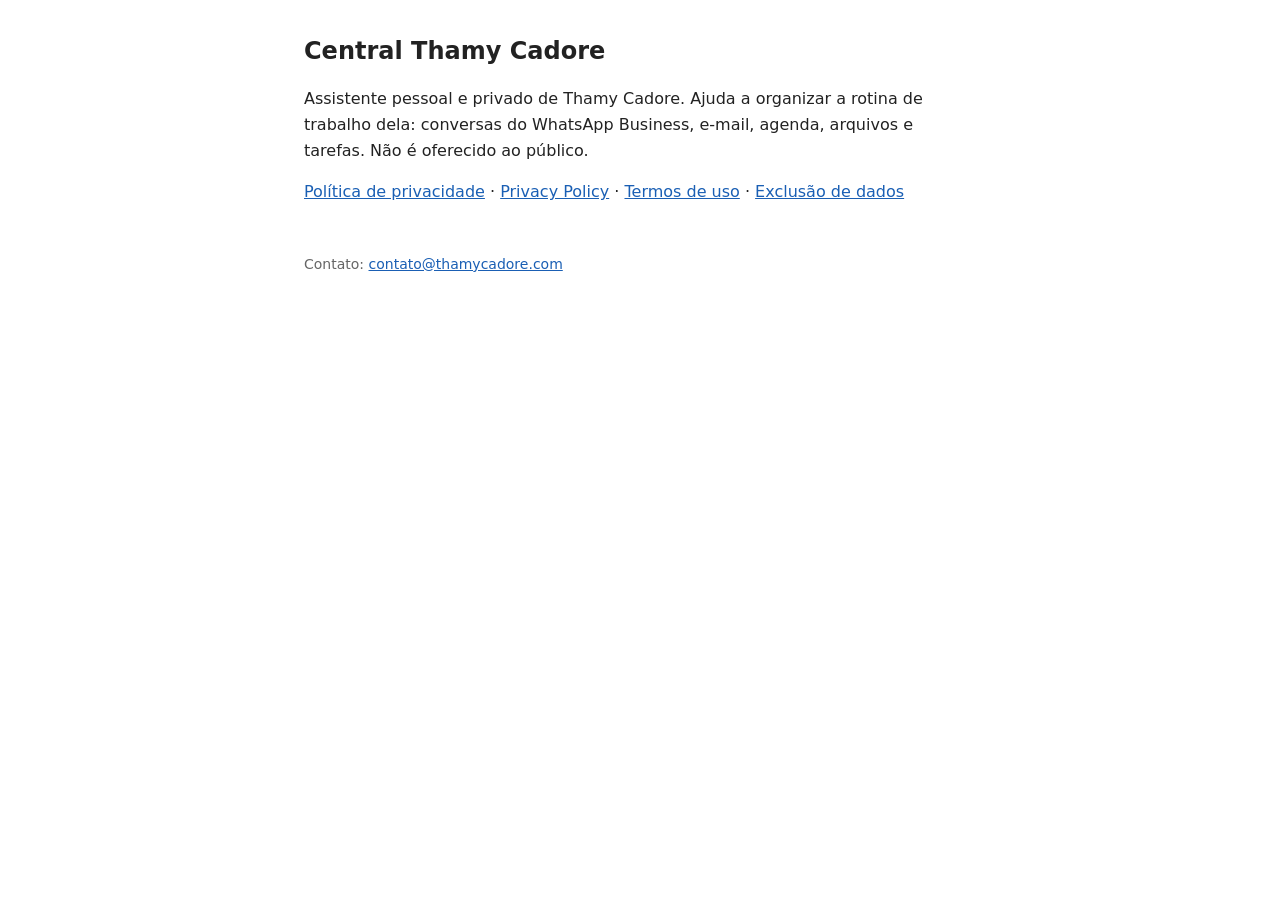
<file: index.html>
<!doctype html><html lang="pt-BR"><head><meta charset="utf-8"><meta name="viewport" content="width=device-width,initial-scale=1">
<title>Central Thamy Cadore</title><link rel="stylesheet" href="estilo.css"></head><body>
<h1>Central Thamy Cadore</h1>
<p>Assistente pessoal e privado de Thamy Cadore. Ajuda a organizar a rotina de trabalho dela: conversas do WhatsApp Business, e-mail, agenda, arquivos e tarefas. Não é oferecido ao público.</p>
<p><a href="privacidade.html">Política de privacidade</a> · <a href="privacy.html" hreflang="en">Privacy Policy</a> · <a href="termos.html">Termos de uso</a> · <a href="exclusao-de-dados.html">Exclusão de dados</a></p>
<footer>Contato: <a href="mailto:contato@thamycadore.com">contato@thamycadore.com</a></footer>
</body></html>
</file>
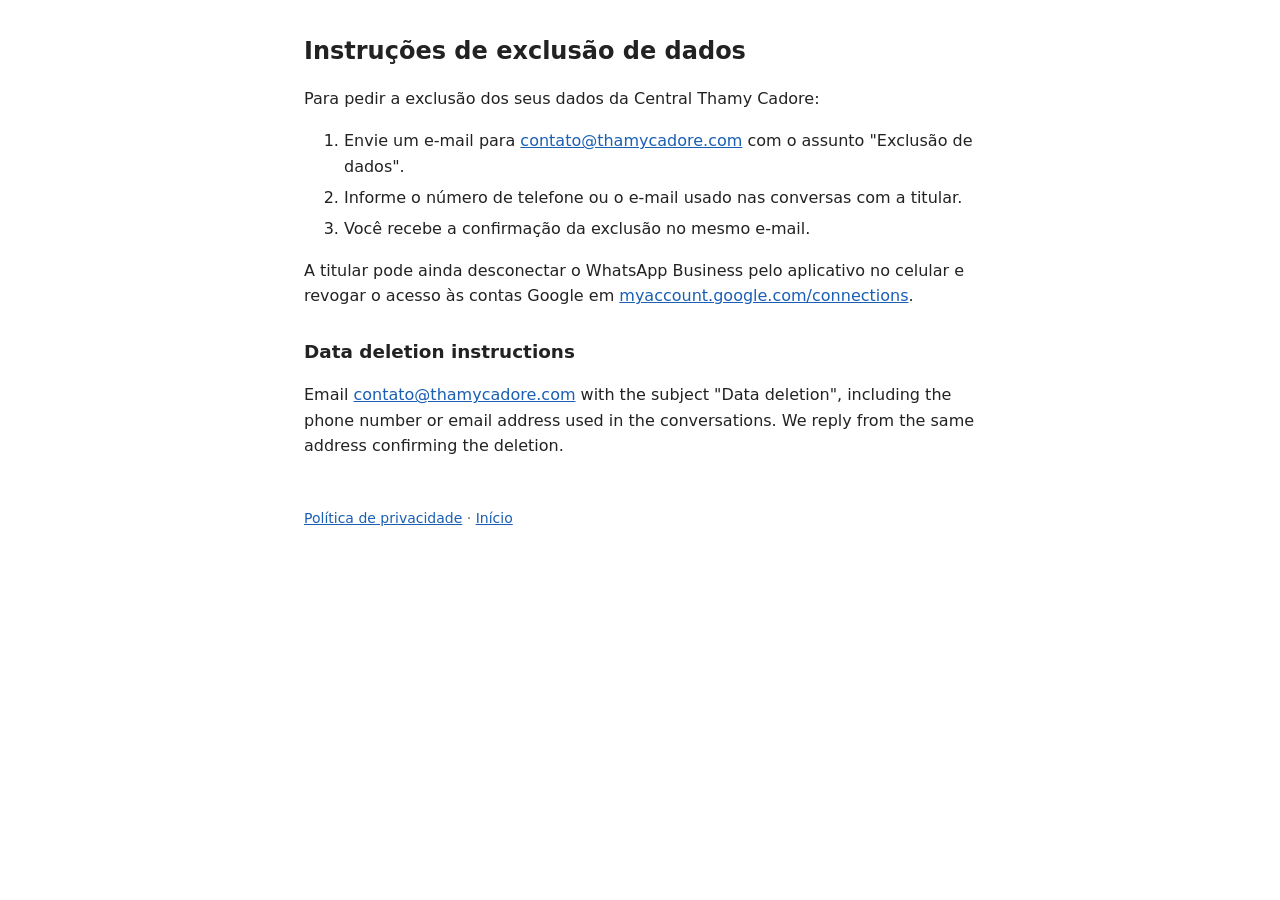
<file: exclusao-de-dados.html>
<!doctype html><html lang="pt-BR"><head><meta charset="utf-8"><meta name="viewport" content="width=device-width,initial-scale=1">
<title>Exclusão de dados · Central Thamy Cadore</title><link rel="stylesheet" href="estilo.css"></head><body>
<h1>Instruções de exclusão de dados</h1>
<p>Para pedir a exclusão dos seus dados da Central Thamy Cadore:</p>
<ol>
<li>Envie um e-mail para <a href="mailto:contato@thamycadore.com?subject=Exclus%C3%A3o%20de%20dados">contato@thamycadore.com</a> com o assunto "Exclusão de dados".</li>
<li>Informe o número de telefone ou o e-mail usado nas conversas com a titular.</li>
<li>Você recebe a confirmação da exclusão no mesmo e-mail.</li>
</ol>
<p>A titular pode ainda desconectar o WhatsApp Business pelo aplicativo no celular e revogar o acesso às contas Google em <a href="https://myaccount.google.com/connections">myaccount.google.com/connections</a>.</p>
<h2 lang="en">Data deletion instructions</h2>
<p lang="en">Email <a href="mailto:contato@thamycadore.com?subject=Data%20deletion">contato@thamycadore.com</a> with the subject "Data deletion", including the phone number or email address used in the conversations. We reply from the same address confirming the deletion.</p>
<footer><a href="privacidade.html">Política de privacidade</a> · <a href="index.html">Início</a></footer>
</body></html>
</file>
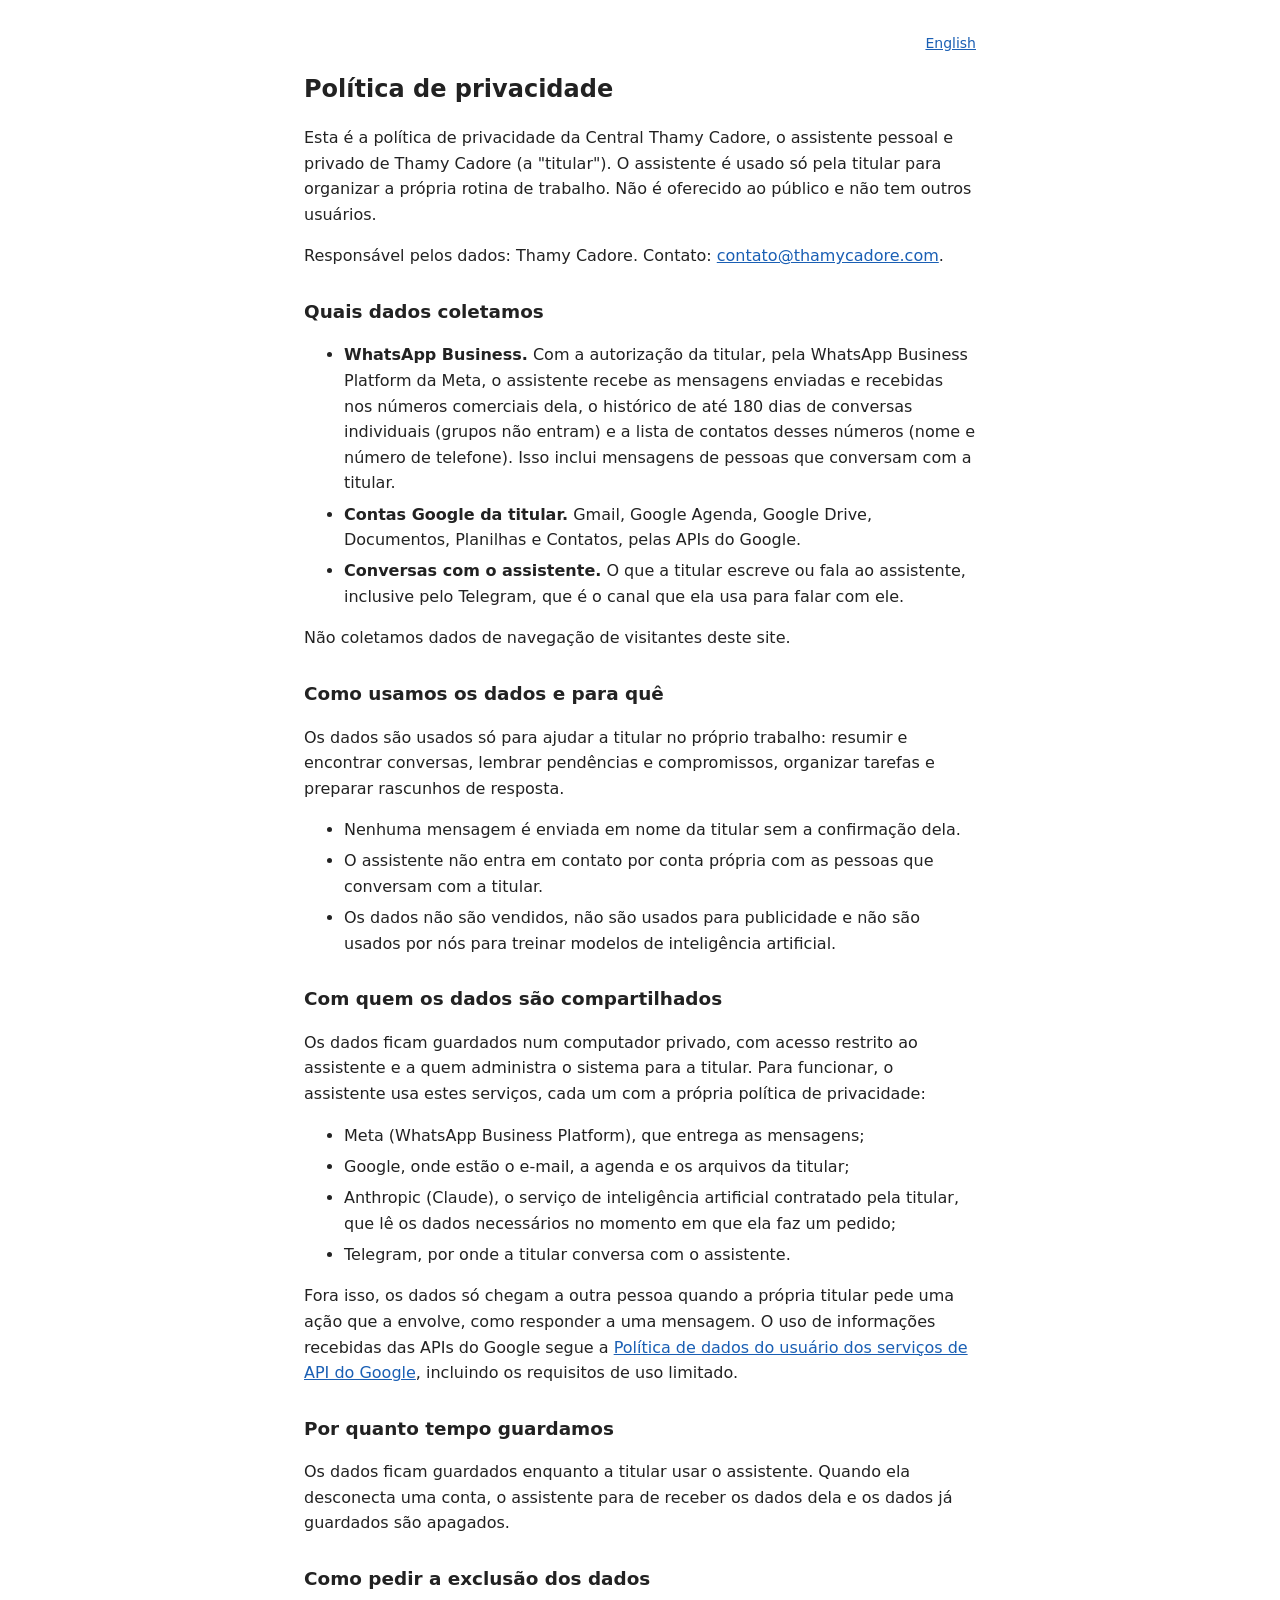
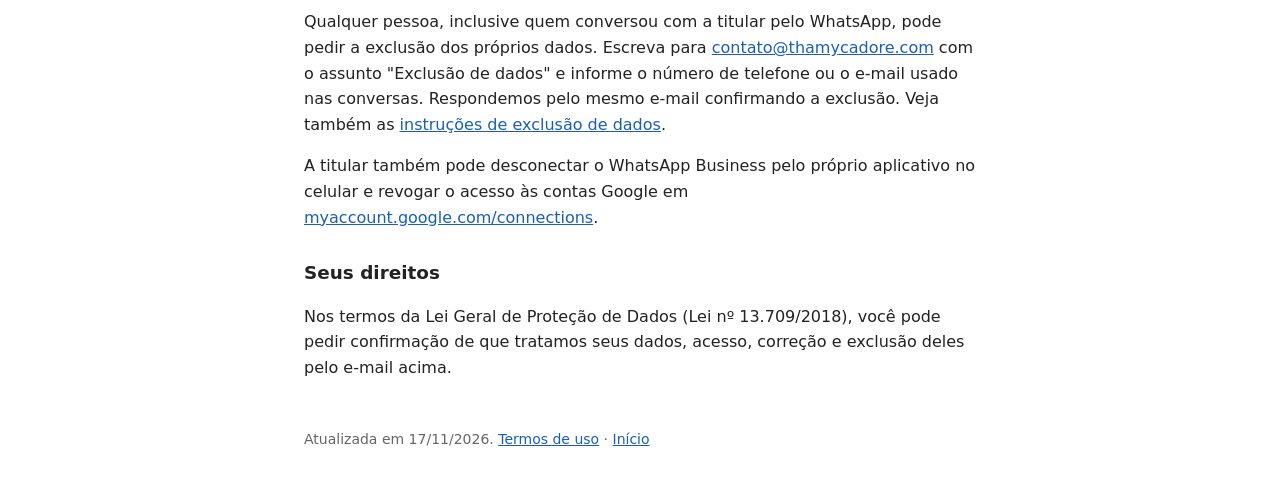
<file: privacidade.html>
<!doctype html><html lang="pt-BR"><head><meta charset="utf-8"><meta name="viewport" content="width=device-width,initial-scale=1">
<title>Política de privacidade · Central Thamy Cadore</title><link rel="stylesheet" href="estilo.css"></head><body>
<p class="lang"><a href="privacy.html" hreflang="en">English</a></p>
<h1>Política de privacidade</h1>
<p>Esta é a política de privacidade da Central Thamy Cadore, o assistente pessoal e privado de Thamy Cadore (a "titular"). O assistente é usado só pela titular para organizar a própria rotina de trabalho. Não é oferecido ao público e não tem outros usuários.</p>
<p>Responsável pelos dados: Thamy Cadore. Contato: <a href="mailto:contato@thamycadore.com">contato@thamycadore.com</a>.</p>

<h2>Quais dados coletamos</h2>
<ul>
<li><strong>WhatsApp Business.</strong> Com a autorização da titular, pela WhatsApp Business Platform da Meta, o assistente recebe as mensagens enviadas e recebidas nos números comerciais dela, o histórico de até 180 dias de conversas individuais (grupos não entram) e a lista de contatos desses números (nome e número de telefone). Isso inclui mensagens de pessoas que conversam com a titular.</li>
<li><strong>Contas Google da titular.</strong> Gmail, Google Agenda, Google Drive, Documentos, Planilhas e Contatos, pelas APIs do Google.</li>
<li><strong>Conversas com o assistente.</strong> O que a titular escreve ou fala ao assistente, inclusive pelo Telegram, que é o canal que ela usa para falar com ele.</li>
</ul>
<p>Não coletamos dados de navegação de visitantes deste site.</p>

<h2>Como usamos os dados e para quê</h2>
<p>Os dados são usados só para ajudar a titular no próprio trabalho: resumir e encontrar conversas, lembrar pendências e compromissos, organizar tarefas e preparar rascunhos de resposta.</p>
<ul>
<li>Nenhuma mensagem é enviada em nome da titular sem a confirmação dela.</li>
<li>O assistente não entra em contato por conta própria com as pessoas que conversam com a titular.</li>
<li>Os dados não são vendidos, não são usados para publicidade e não são usados por nós para treinar modelos de inteligência artificial.</li>
</ul>

<h2>Com quem os dados são compartilhados</h2>
<p>Os dados ficam guardados num computador privado, com acesso restrito ao assistente e a quem administra o sistema para a titular. Para funcionar, o assistente usa estes serviços, cada um com a própria política de privacidade:</p>
<ul>
<li>Meta (WhatsApp Business Platform), que entrega as mensagens;</li>
<li>Google, onde estão o e-mail, a agenda e os arquivos da titular;</li>
<li>Anthropic (Claude), o serviço de inteligência artificial contratado pela titular, que lê os dados necessários no momento em que ela faz um pedido;</li>
<li>Telegram, por onde a titular conversa com o assistente.</li>
</ul>
<p>Fora isso, os dados só chegam a outra pessoa quando a própria titular pede uma ação que a envolve, como responder a uma mensagem. O uso de informações recebidas das APIs do Google segue a <a href="https://developers.google.com/terms/api-services-user-data-policy">Política de dados do usuário dos serviços de API do Google</a>, incluindo os requisitos de uso limitado.</p>

<h2>Por quanto tempo guardamos</h2>
<p>Os dados ficam guardados enquanto a titular usar o assistente. Quando ela desconecta uma conta, o assistente para de receber os dados dela e os dados já guardados são apagados.</p>

<h2>Como pedir a exclusão dos dados</h2>
<p>Qualquer pessoa, inclusive quem conversou com a titular pelo WhatsApp, pode pedir a exclusão dos próprios dados. Escreva para <a href="mailto:contato@thamycadore.com?subject=Exclus%C3%A3o%20de%20dados">contato@thamycadore.com</a> com o assunto "Exclusão de dados" e informe o número de telefone ou o e-mail usado nas conversas. Respondemos pelo mesmo e-mail confirmando a exclusão. Veja também as <a href="exclusao-de-dados.html">instruções de exclusão de dados</a>.</p>
<p>A titular também pode desconectar o WhatsApp Business pelo próprio aplicativo no celular e revogar o acesso às contas Google em <a href="https://myaccount.google.com/connections">myaccount.google.com/connections</a>.</p>

<h2>Seus direitos</h2>
<p>Nos termos da Lei Geral de Proteção de Dados (Lei nº 13.709/2018), você pode pedir confirmação de que tratamos seus dados, acesso, correção e exclusão deles pelo e-mail acima.</p>

<footer>Atualizada em 17/11/2026. <a href="termos.html">Termos de uso</a> · <a href="index.html">Início</a></footer>
</body></html>
</file>
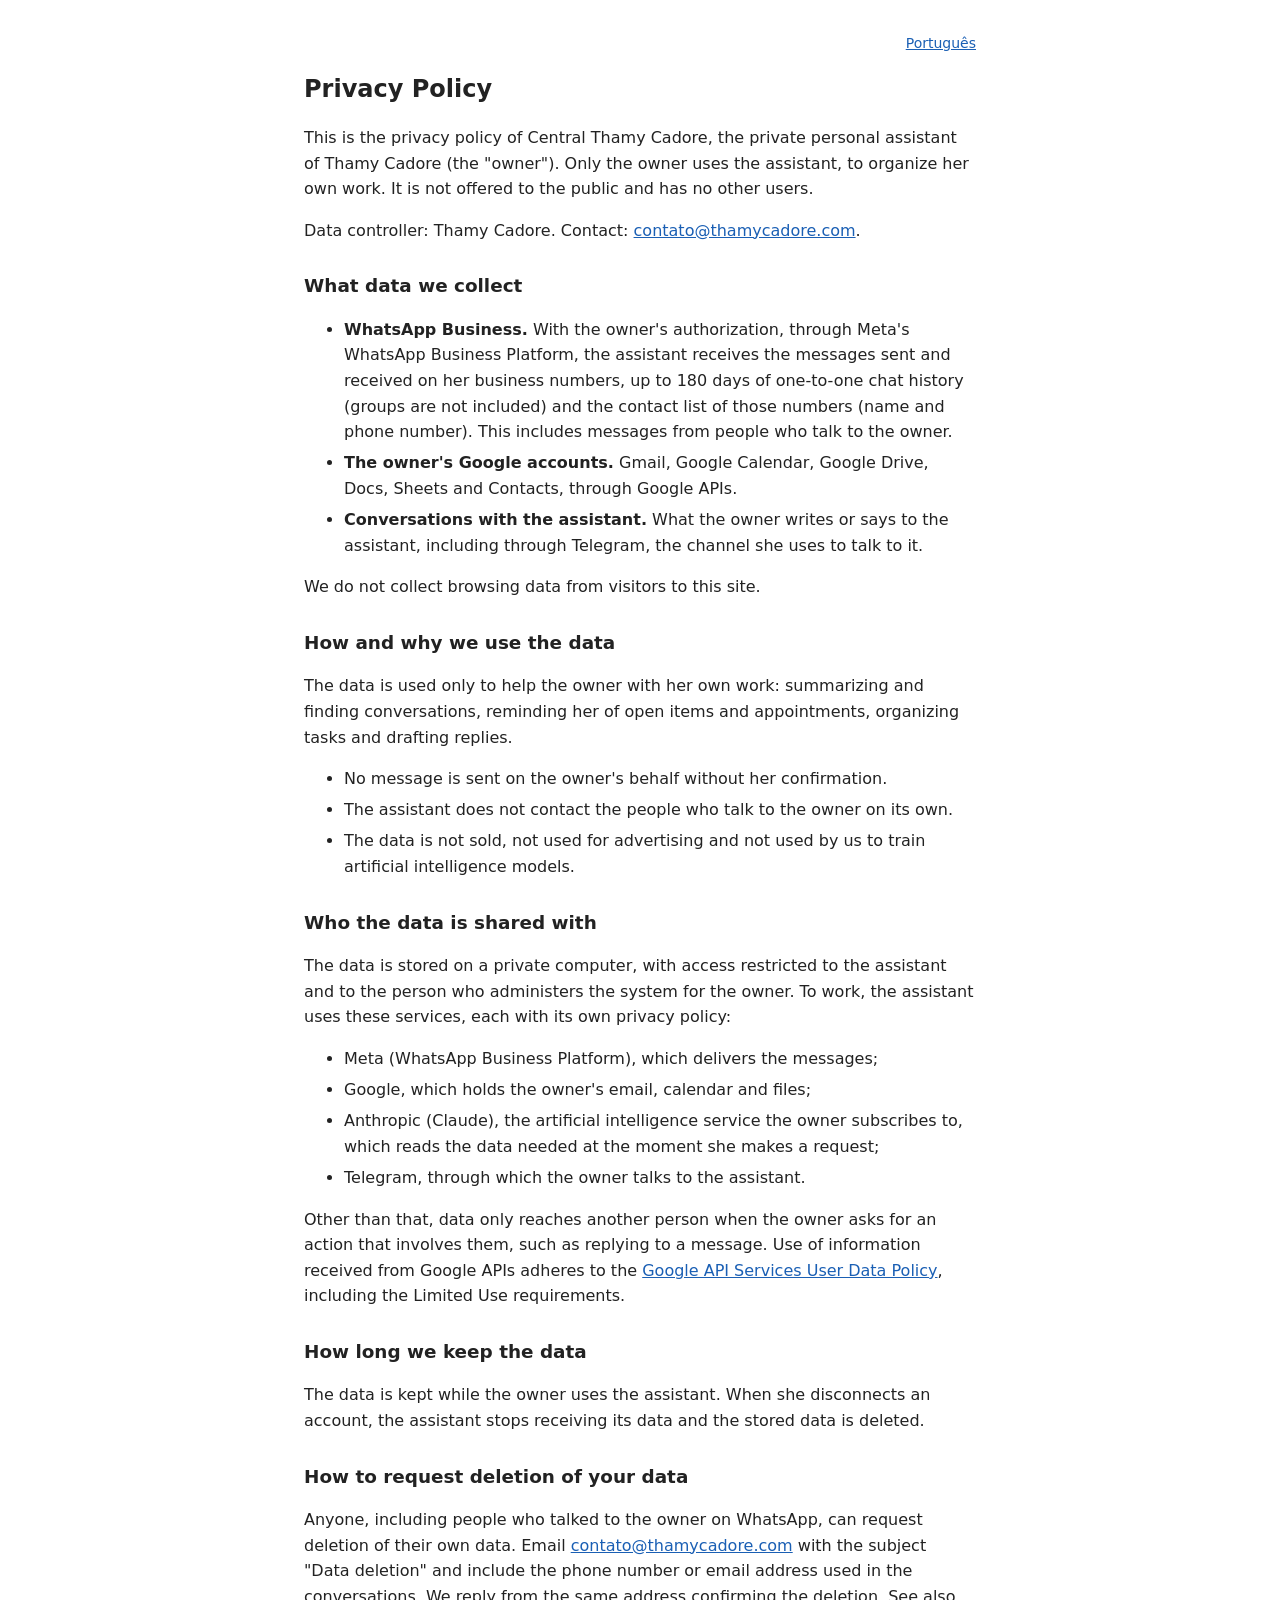
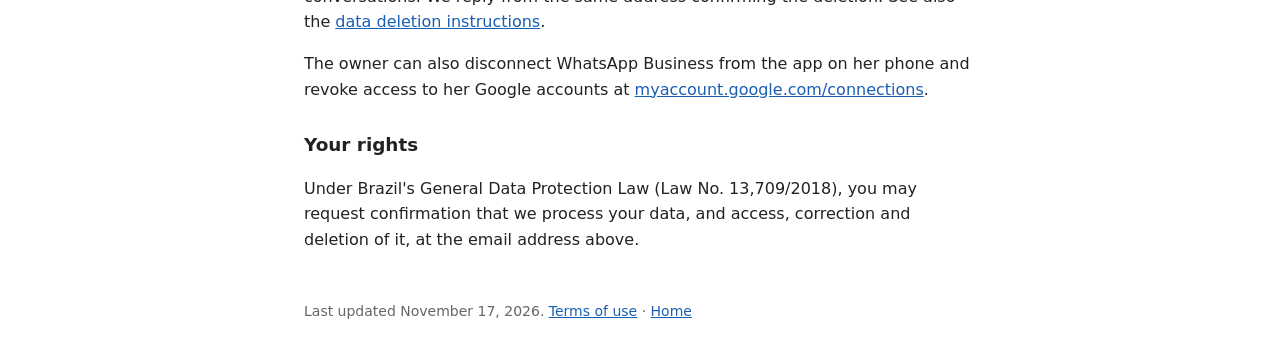
<file: privacy.html>
<!doctype html><html lang="en"><head><meta charset="utf-8"><meta name="viewport" content="width=device-width,initial-scale=1">
<title>Privacy Policy · Central Thamy Cadore</title><link rel="stylesheet" href="estilo.css"></head><body>
<p class="lang"><a href="privacidade.html" hreflang="pt-BR">Português</a></p>
<h1>Privacy Policy</h1>
<p>This is the privacy policy of Central Thamy Cadore, the private personal assistant of Thamy Cadore (the "owner"). Only the owner uses the assistant, to organize her own work. It is not offered to the public and has no other users.</p>
<p>Data controller: Thamy Cadore. Contact: <a href="mailto:contato@thamycadore.com">contato@thamycadore.com</a>.</p>

<h2>What data we collect</h2>
<ul>
<li><strong>WhatsApp Business.</strong> With the owner's authorization, through Meta's WhatsApp Business Platform, the assistant receives the messages sent and received on her business numbers, up to 180 days of one-to-one chat history (groups are not included) and the contact list of those numbers (name and phone number). This includes messages from people who talk to the owner.</li>
<li><strong>The owner's Google accounts.</strong> Gmail, Google Calendar, Google Drive, Docs, Sheets and Contacts, through Google APIs.</li>
<li><strong>Conversations with the assistant.</strong> What the owner writes or says to the assistant, including through Telegram, the channel she uses to talk to it.</li>
</ul>
<p>We do not collect browsing data from visitors to this site.</p>

<h2>How and why we use the data</h2>
<p>The data is used only to help the owner with her own work: summarizing and finding conversations, reminding her of open items and appointments, organizing tasks and drafting replies.</p>
<ul>
<li>No message is sent on the owner's behalf without her confirmation.</li>
<li>The assistant does not contact the people who talk to the owner on its own.</li>
<li>The data is not sold, not used for advertising and not used by us to train artificial intelligence models.</li>
</ul>

<h2>Who the data is shared with</h2>
<p>The data is stored on a private computer, with access restricted to the assistant and to the person who administers the system for the owner. To work, the assistant uses these services, each with its own privacy policy:</p>
<ul>
<li>Meta (WhatsApp Business Platform), which delivers the messages;</li>
<li>Google, which holds the owner's email, calendar and files;</li>
<li>Anthropic (Claude), the artificial intelligence service the owner subscribes to, which reads the data needed at the moment she makes a request;</li>
<li>Telegram, through which the owner talks to the assistant.</li>
</ul>
<p>Other than that, data only reaches another person when the owner asks for an action that involves them, such as replying to a message. Use of information received from Google APIs adheres to the <a href="https://developers.google.com/terms/api-services-user-data-policy">Google API Services User Data Policy</a>, including the Limited Use requirements.</p>

<h2>How long we keep the data</h2>
<p>The data is kept while the owner uses the assistant. When she disconnects an account, the assistant stops receiving its data and the stored data is deleted.</p>

<h2>How to request deletion of your data</h2>
<p>Anyone, including people who talked to the owner on WhatsApp, can request deletion of their own data. Email <a href="mailto:contato@thamycadore.com?subject=Data%20deletion">contato@thamycadore.com</a> with the subject "Data deletion" and include the phone number or email address used in the conversations. We reply from the same address confirming the deletion. See also the <a href="exclusao-de-dados.html">data deletion instructions</a>.</p>
<p>The owner can also disconnect WhatsApp Business from the app on her phone and revoke access to her Google accounts at <a href="https://myaccount.google.com/connections">myaccount.google.com/connections</a>.</p>

<h2>Your rights</h2>
<p>Under Brazil's General Data Protection Law (Law No. 13,709/2018), you may request confirmation that we process your data, and access, correction and deletion of it, at the email address above.</p>

<footer>Last updated November 17, 2026. <a href="termos.html">Terms of use</a> · <a href="index.html">Home</a></footer>
</body></html>
</file>
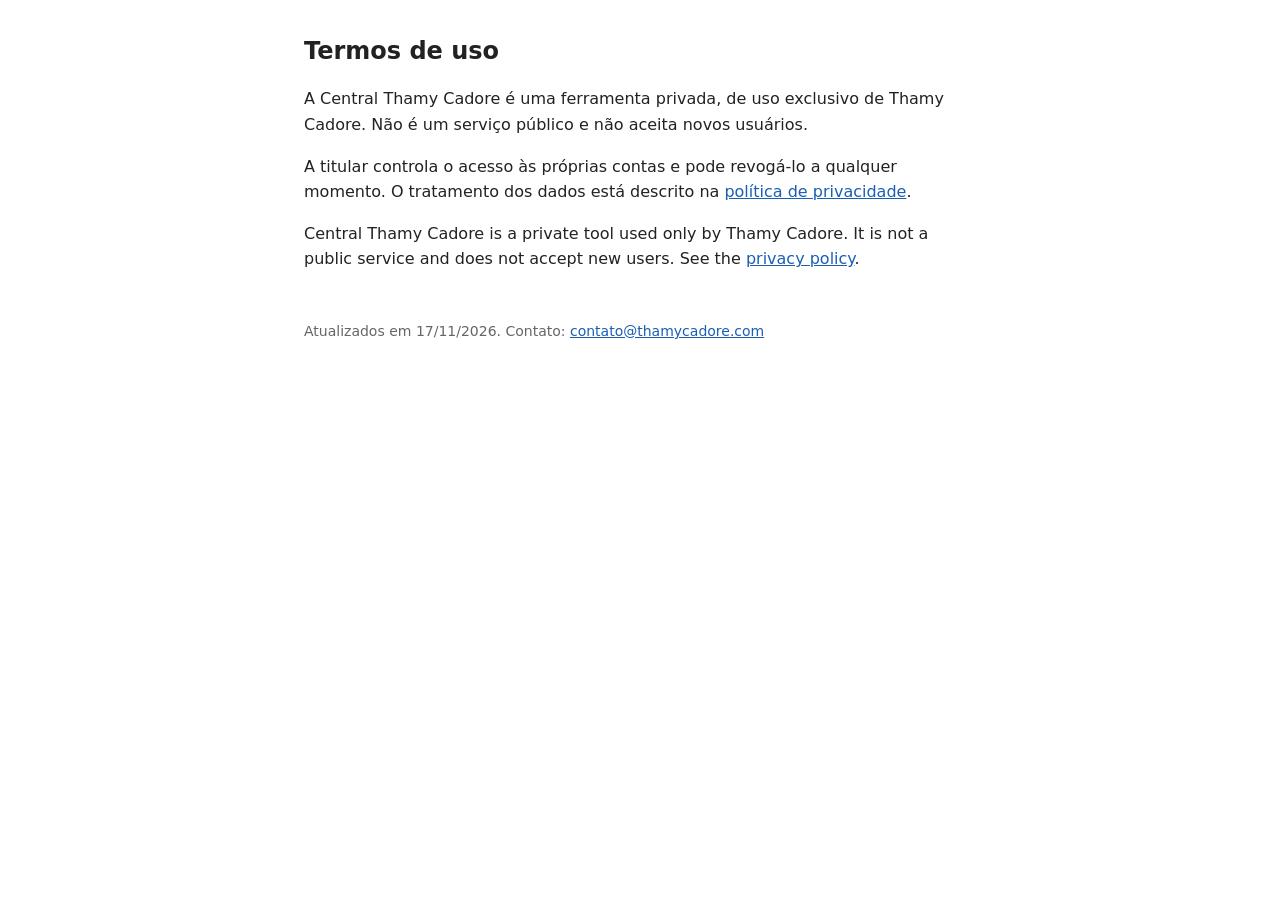
<file: termos.html>
<!doctype html><html lang="pt-BR"><head><meta charset="utf-8"><meta name="viewport" content="width=device-width,initial-scale=1">
<title>Termos de uso · Central Thamy Cadore</title><link rel="stylesheet" href="estilo.css"></head><body>
<h1>Termos de uso</h1>
<p>A Central Thamy Cadore é uma ferramenta privada, de uso exclusivo de Thamy Cadore. Não é um serviço público e não aceita novos usuários.</p>
<p>A titular controla o acesso às próprias contas e pode revogá-lo a qualquer momento. O tratamento dos dados está descrito na <a href="privacidade.html">política de privacidade</a>.</p>
<p lang="en">Central Thamy Cadore is a private tool used only by Thamy Cadore. It is not a public service and does not accept new users. See the <a href="privacy.html">privacy policy</a>.</p>
<footer>Atualizados em 17/11/2026. Contato: <a href="mailto:contato@thamycadore.com">contato@thamycadore.com</a></footer>
</body></html>
</file>
<file: estilo.css>
body{font:16px/1.6 system-ui,sans-serif;max-width:42rem;margin:2rem auto;padding:0 1rem;color:#222;background:#fff}
h1{font-size:1.5rem}h2{font-size:1.15rem;margin-top:1.75rem}a{color:#1a5fb4}footer{margin-top:3rem;font-size:.875rem;color:#666}
.lang{text-align:right;margin:0;font-size:.875rem}li{margin:.35rem 0}
</file>
